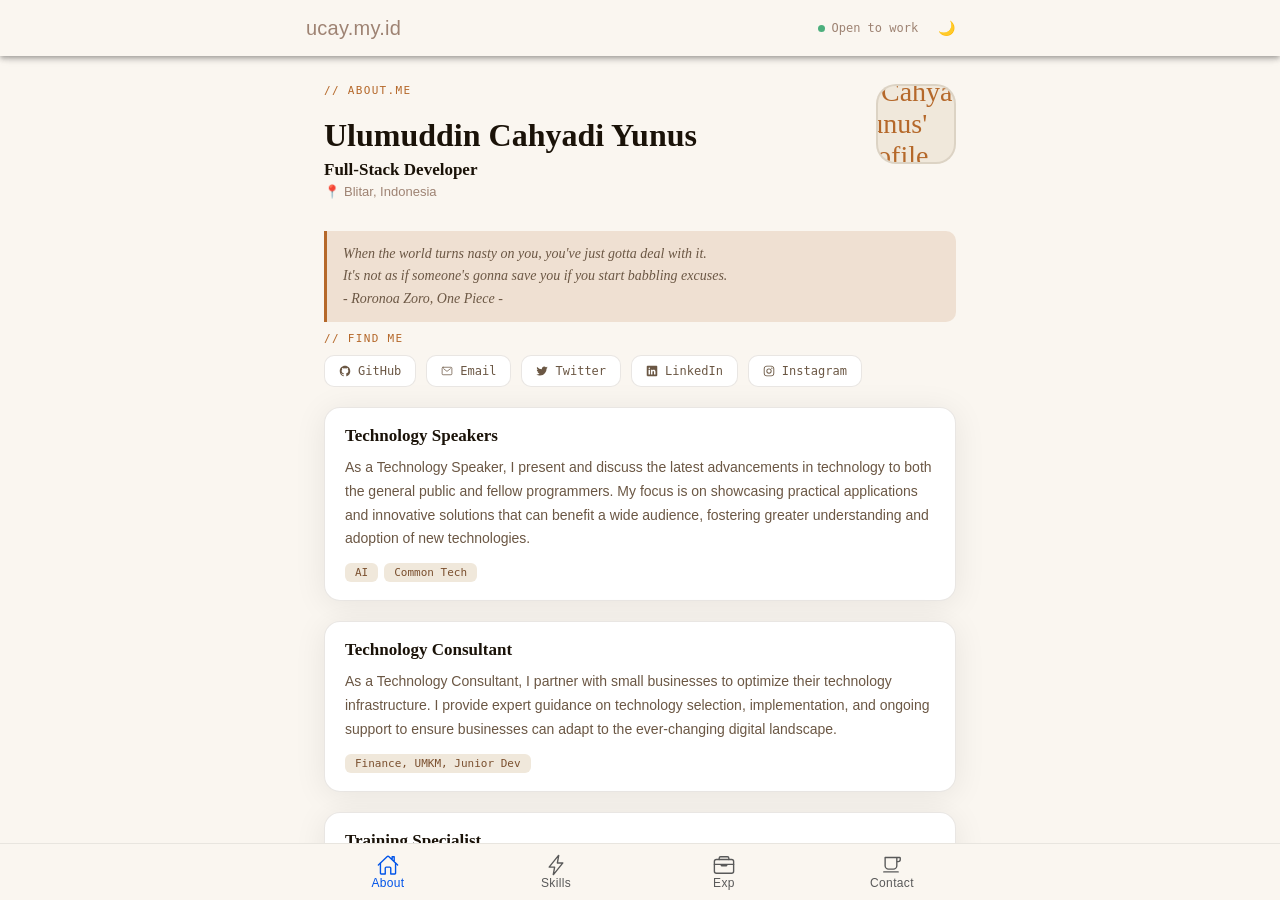
<file: index.html>
<!DOCTYPE html>
<html lang="en" data-beasties-container>

<head>
  <meta charset="utf-8">
  <title>Ulumuddin Cahyadi Yunus</title>

  <base href="/">

  <meta name="color-scheme" content="light dark">
  <meta name="viewport" content="viewport-fit=cover, width=device-width, initial-scale=1.0, minimum-scale=1.0, maximum-scale=1.0">
  <meta name="format-detection" content="telephone=no">
  <meta name="msapplication-tap-highlight" content="no">

  <link rel="icon" type="image/png" href="assets/icon/favicon.svg">

  <!-- add to homescreen for ios -->
  <meta name="mobile-web-app-capable" content="yes">
  <meta name="apple-mobile-web-app-status-bar-style" content="black">

  <!-- Basic SEO -->
  <meta name="title" content="Ulumuddin Cahyadi Yunus | Senior Full Stack Developer, Mentor &amp; Technology Speaker">
  <meta name="description" content="Senior Full Stack Developer with 10+ years of experience specializing in Symfony, Angular, and modern web technologies. Also a Developer Mentor and Technology Speaker, passionate about sharing knowledge and building scalable applications.">
  <meta name="keywords" content="Full Stack Developer, Symfony, Angular, PHP, Developer Mentor, Technology Speaker, Web Developer Indonesia">
  <meta name="author" content="Ulumuddin Cahyadi Yunus">

  <!-- Open Graph (Facebook, LinkedIn, etc) -->
  <meta property="og:type" content="website">
  <meta property="og:title" content="Ulumuddin Cahyadi Yunus | Senior Full Stack Developer">
  <meta property="og:description" content="Experienced Full Stack Developer, Mentor, and Technology Speaker. Building scalable applications and sharing knowledge with the tech community.">
  <meta property="og:image" content="https://avatars.githubusercontent.com/u/3348846?s=400&amp;v=4">
  <meta property="og:url" content="https://ucay.my.id">

  <!-- Twitter Card -->
  <meta name="twitter:card" content="summary_large_image">
  <meta name="twitter:title" content="Ulumuddin Cahyadi Yunus | Senior Full Stack Developer">
  <meta name="twitter:description" content="Full Stack Developer, Mentor, and Technology Speaker with 10+ years of experience.">
  <meta name="twitter:image" content="https://avatars.githubusercontent.com/u/3348846?s=400&amp;v=4">

  <!-- Favicon -->
  <link rel="icon" type="image/png" href="assets/icon/favicon.svg">
<style>:root{--ion-color-primary:#0054e9;--ion-color-primary-rgb:0, 84, 233;--ion-color-primary-contrast:#fff;--ion-color-primary-contrast-rgb:255, 255, 255;--ion-color-primary-shade:#004acd;--ion-color-primary-tint:#1a65eb;--ion-color-secondary:#0163aa;--ion-color-secondary-rgb:1, 99, 170;--ion-color-secondary-contrast:#fff;--ion-color-secondary-contrast-rgb:255, 255, 255;--ion-color-secondary-shade:#015796;--ion-color-secondary-tint:#1a73b3;--ion-color-tertiary:#6030ff;--ion-color-tertiary-rgb:96, 48, 255;--ion-color-tertiary-contrast:#fff;--ion-color-tertiary-contrast-rgb:255, 255, 255;--ion-color-tertiary-shade:#542ae0;--ion-color-tertiary-tint:#7045ff;--ion-color-success:#2dd55b;--ion-color-success-rgb:45, 213, 91;--ion-color-success-contrast:#000;--ion-color-success-contrast-rgb:0, 0, 0;--ion-color-success-shade:#28bb50;--ion-color-success-tint:#42d96b;--ion-color-warning:#ffc409;--ion-color-warning-rgb:255, 196, 9;--ion-color-warning-contrast:#000;--ion-color-warning-contrast-rgb:0, 0, 0;--ion-color-warning-shade:#e0ac08;--ion-color-warning-tint:#ffca22;--ion-color-danger:#c5000f;--ion-color-danger-rgb:197, 0, 15;--ion-color-danger-contrast:#fff;--ion-color-danger-contrast-rgb:255, 255, 255;--ion-color-danger-shade:#ad000d;--ion-color-danger-tint:#cb1a27;--ion-color-light:#f4f5f8;--ion-color-light-rgb:244, 245, 248;--ion-color-light-contrast:#000;--ion-color-light-contrast-rgb:0, 0, 0;--ion-color-light-shade:#d7d8da;--ion-color-light-tint:#f5f6f9;--ion-color-medium:#636469;--ion-color-medium-rgb:99, 100, 105;--ion-color-medium-contrast:#fff;--ion-color-medium-contrast-rgb:255, 255, 255;--ion-color-medium-shade:#57585c;--ion-color-medium-tint:#737478;--ion-color-dark:#222428;--ion-color-dark-rgb:34, 36, 40;--ion-color-dark-contrast:#fff;--ion-color-dark-contrast-rgb:255, 255, 255;--ion-color-dark-shade:#1e2023;--ion-color-dark-tint:#383a3e}html{--ion-dynamic-font:-apple-system-body;--ion-font-family:var(--ion-default-font)}body{background:var(--ion-background-color);color:var(--ion-text-color)}@supports (padding-top: 20px){html{--ion-safe-area-top:var(--ion-statusbar-padding)}}@supports (padding-top: env(safe-area-inset-top)){html{--ion-safe-area-top:var(--safe-area-inset-top, env(safe-area-inset-top));--ion-safe-area-bottom:var(--safe-area-inset-bottom, env(safe-area-inset-bottom));--ion-safe-area-left:var(--safe-area-inset-left, env(safe-area-inset-left));--ion-safe-area-right:var(--safe-area-inset-right, env(safe-area-inset-right))}}*{box-sizing:border-box;-webkit-tap-highlight-color:rgba(0,0,0,0);-webkit-tap-highlight-color:transparent;-webkit-touch-callout:none}html{width:100%;height:100%;-webkit-text-size-adjust:100%;text-size-adjust:100%}body{-moz-osx-font-smoothing:grayscale;-webkit-font-smoothing:antialiased;margin:0;padding:0;position:fixed;width:100%;max-width:100%;height:100%;max-height:100%;transform:translateZ(0);text-rendering:optimizeLegibility;overflow:hidden;touch-action:manipulation;-webkit-user-drag:none;-ms-content-zooming:none;word-wrap:break-word;overscroll-behavior-y:none;-webkit-text-size-adjust:none;text-size-adjust:none}html{font-family:var(--ion-font-family)}@supports (-webkit-touch-callout: none){html{font:var(--ion-dynamic-font, 16px var(--ion-font-family))}}@media (prefers-color-scheme: dark){:root{--ion-color-primary:#4d8dff;--ion-color-primary-rgb:77, 141, 255;--ion-color-primary-contrast:#000;--ion-color-primary-contrast-rgb:0, 0, 0;--ion-color-primary-shade:#447ce0;--ion-color-primary-tint:#5f98ff;--ion-color-secondary:#46b1ff;--ion-color-secondary-rgb:70, 177, 255;--ion-color-secondary-contrast:#000;--ion-color-secondary-contrast-rgb:0, 0, 0;--ion-color-secondary-shade:#3e9ce0;--ion-color-secondary-tint:#59b9ff;--ion-color-tertiary:#8482fb;--ion-color-tertiary-rgb:132, 130, 251;--ion-color-tertiary-contrast:#000;--ion-color-tertiary-contrast-rgb:0, 0, 0;--ion-color-tertiary-shade:#7472dd;--ion-color-tertiary-tint:#908ffb;--ion-color-success:#2dd55b;--ion-color-success-rgb:45, 213, 91;--ion-color-success-contrast:#000;--ion-color-success-contrast-rgb:0, 0, 0;--ion-color-success-shade:#28bb50;--ion-color-success-tint:#42d96b;--ion-color-warning:#ffce31;--ion-color-warning-rgb:255, 206, 49;--ion-color-warning-contrast:#000;--ion-color-warning-contrast-rgb:0, 0, 0;--ion-color-warning-shade:#e0b52b;--ion-color-warning-tint:#ffd346;--ion-color-danger:#f24c58;--ion-color-danger-rgb:242, 76, 88;--ion-color-danger-contrast:#000;--ion-color-danger-contrast-rgb:0, 0, 0;--ion-color-danger-shade:#d5434d;--ion-color-danger-tint:#f35e69;--ion-color-light:#222428;--ion-color-light-rgb:34, 36, 40;--ion-color-light-contrast:#fff;--ion-color-light-contrast-rgb:255, 255, 255;--ion-color-light-shade:#1e2023;--ion-color-light-tint:#383a3e;--ion-color-medium:#989aa2;--ion-color-medium-rgb:152, 154, 162;--ion-color-medium-contrast:#000;--ion-color-medium-contrast-rgb:0, 0, 0;--ion-color-medium-shade:#86888f;--ion-color-medium-tint:#a2a4ab;--ion-color-dark:#f4f5f8;--ion-color-dark-rgb:244, 245, 248;--ion-color-dark-contrast:#000;--ion-color-dark-contrast-rgb:0, 0, 0;--ion-color-dark-shade:#d7d8da;--ion-color-dark-tint:#f5f6f9}}*{box-sizing:border-box;margin:0;padding:0}html,body{height:100%;font-family:var(--font-body);background:var(--bg-primary);color:var(--text-primary);overflow:hidden}:root{--font-display:"Playfair Display", Georgia, serif;--font-mono:"JetBrains Mono", monospace;--font-body:"DM Sans", sans-serif;--bg-primary:#faf6f0;--bg-secondary:#f0e8db;--bg-card:#ffffff;--text-primary:#1a1208;--text-secondary:#6b5744;--text-muted:#9e8373;--accent:#b5682a;--accent-warm:#d4883f;--accent-glow:rgba(181, 104, 42, .15);--border:rgba(107, 87, 68, .15);--shadow:0 4px 32px rgba(26, 18, 8, .08);--tab-bg:rgba(250, 246, 240, .92);--tag-bg:#f0e8db;--tag-text:#7a4f2e}</style><link rel="stylesheet" href="styles.a0f1a93463dac01b.css" media="print" onload="this.media='all'"><noscript><link rel="stylesheet" href="styles.a0f1a93463dac01b.css"></noscript></head>

<body>
  <app-root></app-root>
<script src="runtime.56143d53ba6369ca.js" type="module"></script><script src="polyfills.06cbf0422dbf6c09.js" type="module"></script><script src="main.cca27732f64ca8c7.js" type="module"></script></body>

</html>
</file>
<file: styles.a0f1a93463dac01b.css>
:root{--ion-color-primary: #0054e9;--ion-color-primary-rgb: 0, 84, 233;--ion-color-primary-contrast: #fff;--ion-color-primary-contrast-rgb: 255, 255, 255;--ion-color-primary-shade: #004acd;--ion-color-primary-tint: #1a65eb;--ion-color-secondary: #0163aa;--ion-color-secondary-rgb: 1, 99, 170;--ion-color-secondary-contrast: #fff;--ion-color-secondary-contrast-rgb: 255, 255, 255;--ion-color-secondary-shade: #015796;--ion-color-secondary-tint: #1a73b3;--ion-color-tertiary: #6030ff;--ion-color-tertiary-rgb: 96, 48, 255;--ion-color-tertiary-contrast: #fff;--ion-color-tertiary-contrast-rgb: 255, 255, 255;--ion-color-tertiary-shade: #542ae0;--ion-color-tertiary-tint: #7045ff;--ion-color-success: #2dd55b;--ion-color-success-rgb: 45, 213, 91;--ion-color-success-contrast: #000;--ion-color-success-contrast-rgb: 0, 0, 0;--ion-color-success-shade: #28bb50;--ion-color-success-tint: #42d96b;--ion-color-warning: #ffc409;--ion-color-warning-rgb: 255, 196, 9;--ion-color-warning-contrast: #000;--ion-color-warning-contrast-rgb: 0, 0, 0;--ion-color-warning-shade: #e0ac08;--ion-color-warning-tint: #ffca22;--ion-color-danger: #c5000f;--ion-color-danger-rgb: 197, 0, 15;--ion-color-danger-contrast: #fff;--ion-color-danger-contrast-rgb: 255, 255, 255;--ion-color-danger-shade: #ad000d;--ion-color-danger-tint: #cb1a27;--ion-color-light: #f4f5f8;--ion-color-light-rgb: 244, 245, 248;--ion-color-light-contrast: #000;--ion-color-light-contrast-rgb: 0, 0, 0;--ion-color-light-shade: #d7d8da;--ion-color-light-tint: #f5f6f9;--ion-color-medium: #636469;--ion-color-medium-rgb: 99, 100, 105;--ion-color-medium-contrast: #fff;--ion-color-medium-contrast-rgb: 255, 255, 255;--ion-color-medium-shade: #57585c;--ion-color-medium-tint: #737478;--ion-color-dark: #222428;--ion-color-dark-rgb: 34, 36, 40;--ion-color-dark-contrast: #fff;--ion-color-dark-contrast-rgb: 255, 255, 255;--ion-color-dark-shade: #1e2023;--ion-color-dark-tint: #383a3e}html.ios{--ion-default-font: -apple-system, BlinkMacSystemFont, "Helvetica Neue", "Roboto", sans-serif}html.md{--ion-default-font: "Roboto", "Helvetica Neue", sans-serif}html{--ion-dynamic-font: -apple-system-body;--ion-font-family: var(--ion-default-font)}body{background:var(--ion-background-color);color:var(--ion-text-color)}body.backdrop-no-scroll{overflow:hidden}html.ios ion-modal.modal-card ion-header ion-toolbar:first-of-type,html.ios ion-modal.modal-sheet ion-header ion-toolbar:first-of-type,html.ios ion-modal ion-footer ion-toolbar:first-of-type,html.ios ion-footer.modal-footer-moving ion-toolbar:first-of-type{padding-top:6px}html.ios ion-modal.modal-card ion-header ion-toolbar:last-of-type,html.ios ion-modal.modal-sheet ion-header ion-toolbar:last-of-type{padding-bottom:6px}html.ios ion-modal ion-toolbar,html.ios .modal-footer-moving ion-toolbar{padding-right:calc(var(--ion-safe-area-right) + 8px);padding-left:calc(var(--ion-safe-area-left) + 8px)}@media screen and (min-width: 768px){html.ios ion-modal.modal-card:first-of-type{--backdrop-opacity: .18}}ion-modal.modal-default.show-modal~ion-modal.modal-default{--backdrop-opacity: 0;--box-shadow: none}html.ios ion-modal.modal-card .ion-page{border-top-left-radius:var(--border-radius)}.ion-color-primary{--ion-color-base: var(--ion-color-primary, #0054e9) !important;--ion-color-base-rgb: var(--ion-color-primary-rgb, 0, 84, 233) !important;--ion-color-contrast: var(--ion-color-primary-contrast, #fff) !important;--ion-color-contrast-rgb: var(--ion-color-primary-contrast-rgb, 255, 255, 255) !important;--ion-color-shade: var(--ion-color-primary-shade, #004acd) !important;--ion-color-tint: var(--ion-color-primary-tint, #1a65eb) !important}.ion-color-secondary{--ion-color-base: var(--ion-color-secondary, #0163aa) !important;--ion-color-base-rgb: var(--ion-color-secondary-rgb, 1, 99, 170) !important;--ion-color-contrast: var(--ion-color-secondary-contrast, #fff) !important;--ion-color-contrast-rgb: var(--ion-color-secondary-contrast-rgb, 255, 255, 255) !important;--ion-color-shade: var(--ion-color-secondary-shade, #015796) !important;--ion-color-tint: var(--ion-color-secondary-tint, #1a73b3) !important}.ion-color-tertiary{--ion-color-base: var(--ion-color-tertiary, #6030ff) !important;--ion-color-base-rgb: var(--ion-color-tertiary-rgb, 96, 48, 255) !important;--ion-color-contrast: var(--ion-color-tertiary-contrast, #fff) !important;--ion-color-contrast-rgb: var(--ion-color-tertiary-contrast-rgb, 255, 255, 255) !important;--ion-color-shade: var(--ion-color-tertiary-shade, #542ae0) !important;--ion-color-tint: var(--ion-color-tertiary-tint, #7045ff) !important}.ion-color-success{--ion-color-base: var(--ion-color-success, #2dd55b) !important;--ion-color-base-rgb: var(--ion-color-success-rgb, 45, 213, 91) !important;--ion-color-contrast: var(--ion-color-success-contrast, #000) !important;--ion-color-contrast-rgb: var(--ion-color-success-contrast-rgb, 0, 0, 0) !important;--ion-color-shade: var(--ion-color-success-shade, #28bb50) !important;--ion-color-tint: var(--ion-color-success-tint, #42d96b) !important}.ion-color-warning{--ion-color-base: var(--ion-color-warning, #ffc409) !important;--ion-color-base-rgb: var(--ion-color-warning-rgb, 255, 196, 9) !important;--ion-color-contrast: var(--ion-color-warning-contrast, #000) !important;--ion-color-contrast-rgb: var(--ion-color-warning-contrast-rgb, 0, 0, 0) !important;--ion-color-shade: var(--ion-color-warning-shade, #e0ac08) !important;--ion-color-tint: var(--ion-color-warning-tint, #ffca22) !important}.ion-color-danger{--ion-color-base: var(--ion-color-danger, #c5000f) !important;--ion-color-base-rgb: var(--ion-color-danger-rgb, 197, 0, 15) !important;--ion-color-contrast: var(--ion-color-danger-contrast, #fff) !important;--ion-color-contrast-rgb: var(--ion-color-danger-contrast-rgb, 255, 255, 255) !important;--ion-color-shade: var(--ion-color-danger-shade, #ad000d) !important;--ion-color-tint: var(--ion-color-danger-tint, #cb1a27) !important}.ion-color-light{--ion-color-base: var(--ion-color-light, #f4f5f8) !important;--ion-color-base-rgb: var(--ion-color-light-rgb, 244, 245, 248) !important;--ion-color-contrast: var(--ion-color-light-contrast, #000) !important;--ion-color-contrast-rgb: var(--ion-color-light-contrast-rgb, 0, 0, 0) !important;--ion-color-shade: var(--ion-color-light-shade, #d7d8da) !important;--ion-color-tint: var(--ion-color-light-tint, #f5f6f9) !important}.ion-color-medium{--ion-color-base: var(--ion-color-medium, #636469) !important;--ion-color-base-rgb: var(--ion-color-medium-rgb, 99, 100, 105) !important;--ion-color-contrast: var(--ion-color-medium-contrast, #fff) !important;--ion-color-contrast-rgb: var(--ion-color-medium-contrast-rgb, 255, 255, 255) !important;--ion-color-shade: var(--ion-color-medium-shade, #57585c) !important;--ion-color-tint: var(--ion-color-medium-tint, #737478) !important}.ion-color-dark{--ion-color-base: var(--ion-color-dark, #222428) !important;--ion-color-base-rgb: var(--ion-color-dark-rgb, 34, 36, 40) !important;--ion-color-contrast: var(--ion-color-dark-contrast, #fff) !important;--ion-color-contrast-rgb: var(--ion-color-dark-contrast-rgb, 255, 255, 255) !important;--ion-color-shade: var(--ion-color-dark-shade, #1e2023) !important;--ion-color-tint: var(--ion-color-dark-tint, #383a3e) !important}.ion-page{inset:0;display:flex;position:absolute;flex-direction:column;justify-content:space-between;contain:layout size style;z-index:0}.ion-page.ion-page-overlay-passthrough{pointer-events:none}ion-modal>.ion-page{position:relative;contain:layout style;height:100%}.split-pane-visible>.ion-page.split-pane-main{position:relative}ion-route,ion-route-redirect,ion-router,ion-select-option,ion-nav-controller,ion-menu-controller,ion-action-sheet-controller,ion-alert-controller,ion-loading-controller,ion-modal-controller,ion-picker-controller,ion-popover-controller,ion-toast-controller,.ion-page-hidden{display:none!important}.ion-page-invisible{opacity:0}.can-go-back>ion-header ion-back-button{display:block}html.plt-ios.plt-hybrid,html.plt-ios.plt-pwa{--ion-statusbar-padding: 20px}@supports (padding-top: 20px){html{--ion-safe-area-top: var(--ion-statusbar-padding)}}@supports (padding-top: env(safe-area-inset-top)){html{--ion-safe-area-top: var(--safe-area-inset-top, env(safe-area-inset-top));--ion-safe-area-bottom: var(--safe-area-inset-bottom, env(safe-area-inset-bottom));--ion-safe-area-left: var(--safe-area-inset-left, env(safe-area-inset-left));--ion-safe-area-right: var(--safe-area-inset-right, env(safe-area-inset-right))}}ion-card.ion-color .ion-inherit-color,ion-card-header.ion-color .ion-inherit-color{color:inherit}.menu-content{transform:translateZ(0)}.menu-content-open{cursor:pointer;touch-action:manipulation;pointer-events:none;overflow-y:hidden}.menu-content-open ion-content{--overflow: hidden}.menu-content-open .ion-content-scroll-host{overflow:hidden}.ios .menu-content-reveal{box-shadow:-8px 0 42px #00000014}[dir=rtl].ios .menu-content-reveal{box-shadow:8px 0 42px #00000014}.md .menu-content-reveal,.md .menu-content-push{box-shadow:4px 0 16px #0000002e}ion-accordion-group.accordion-group-expand-inset>ion-accordion:first-of-type{border-top-left-radius:8px;border-top-right-radius:8px}ion-accordion-group.accordion-group-expand-inset>ion-accordion:last-of-type{border-bottom-left-radius:8px;border-bottom-right-radius:8px}ion-accordion-group>ion-accordion:last-of-type ion-item[slot=header]{--border-width: 0px}ion-accordion.accordion-animated>[slot=header] .ion-accordion-toggle-icon{transition:.3s transform cubic-bezier(.25,.8,.5,1)}@media (prefers-reduced-motion: reduce){ion-accordion .ion-accordion-toggle-icon{transition:none!important}}ion-accordion.accordion-expanding>[slot=header] .ion-accordion-toggle-icon,ion-accordion.accordion-expanded>[slot=header] .ion-accordion-toggle-icon{transform:rotate(180deg)}ion-accordion-group.accordion-group-expand-inset.md>ion-accordion.accordion-previous ion-item[slot=header]{--border-width: 0px;--inner-border-width: 0px}ion-accordion-group.accordion-group-expand-inset.md>ion-accordion.accordion-expanding:first-of-type,ion-accordion-group.accordion-group-expand-inset.md>ion-accordion.accordion-expanded:first-of-type{margin-top:0}ion-input input::-webkit-date-and-time-value{text-align:start}.ion-datetime-button-overlay{--width: fit-content;--height: fit-content}.ion-datetime-button-overlay ion-datetime.datetime-grid{width:320px;min-height:320px}[ion-last-focus],header[tabindex="-1"]:focus,[role=banner][tabindex="-1"]:focus,main[tabindex="-1"]:focus,[role=main][tabindex="-1"]:focus,h1[tabindex="-1"]:focus,[role=heading][aria-level="1"][tabindex="-1"]:focus{outline:none}.popover-viewport:has(>ion-content){overflow:hidden}@supports not selector(:has(> ion-content)){.popover-viewport{overflow:hidden}}audio,canvas,progress,video{vertical-align:baseline}audio:not([controls]){display:none;height:0}b,strong{font-weight:700}img{max-width:100%}hr{height:1px;border-width:0;box-sizing:content-box}pre{overflow:auto}code,kbd,pre,samp{font-family:monospace,monospace;font-size:1em}label,input,select,textarea{font-family:inherit;line-height:normal}textarea{overflow:auto;height:auto;font:inherit;color:inherit}textarea::placeholder{padding-left:2px}form,input,optgroup,select{margin:0;font:inherit;color:inherit}html input[type=button],input[type=reset],input[type=submit]{cursor:pointer;-webkit-appearance:button}a,a div,a span,a ion-icon,a ion-label,button,button div,button span,button ion-icon,button ion-label,.ion-tappable,[tappable],[tappable] div,[tappable] span,[tappable] ion-icon,[tappable] ion-label,input,textarea{touch-action:manipulation}a ion-label,button ion-label{pointer-events:none}button{padding:0;border:0;border-radius:0;font-family:inherit;font-style:inherit;font-variant:inherit;line-height:1;text-transform:none;cursor:pointer;-webkit-appearance:button}[tappable]{cursor:pointer}a[disabled],button[disabled],html input[disabled]{cursor:default}button::-moz-focus-inner,input::-moz-focus-inner{padding:0;border:0}input[type=number]::-webkit-inner-spin-button,input[type=number]::-webkit-outer-spin-button{height:auto}input[type=search]::-webkit-search-cancel-button,input[type=search]::-webkit-search-decoration{-webkit-appearance:none}table{border-collapse:collapse;border-spacing:0}td,th{padding:0}*{box-sizing:border-box;-webkit-tap-highlight-color:rgba(0,0,0,0);-webkit-tap-highlight-color:transparent;-webkit-touch-callout:none}html{width:100%;height:100%;-webkit-text-size-adjust:100%;text-size-adjust:100%}html.ion-ce body{display:block}html.plt-pwa{height:100vh}body{-moz-osx-font-smoothing:grayscale;-webkit-font-smoothing:antialiased;margin:0;padding:0;position:fixed;width:100%;max-width:100%;height:100%;max-height:100%;transform:translateZ(0);text-rendering:optimizeLegibility;overflow:hidden;touch-action:manipulation;-webkit-user-drag:none;-ms-content-zooming:none;word-wrap:break-word;overscroll-behavior-y:none;-webkit-text-size-adjust:none;text-size-adjust:none}html{font-family:var(--ion-font-family)}@supports (-webkit-touch-callout: none){html{font:var(--ion-dynamic-font, 16px var(--ion-font-family))}}a{background-color:transparent;color:var(--ion-color-primary, #0054e9)}h1,h2,h3,h4,h5,h6{margin-top:16px;margin-bottom:10px;font-weight:500;line-height:1.2}h1{margin-top:20px;font-size:1.625rem}h2{margin-top:18px;font-size:1.5rem}h3{font-size:1.375rem}h4{font-size:1.25rem}h5{font-size:1.125rem}h6{font-size:1rem}small{font-size:75%}sub,sup{position:relative;font-size:75%;line-height:0;vertical-align:baseline}sup{top:-.5em}sub{bottom:-.25em}.ion-hide,.ion-hide-up,.ion-hide-down{display:none!important}@media (min-width: 576px){.ion-hide-sm-up{display:none!important}}@media (max-width: 575.98px){.ion-hide-sm-down{display:none!important}}@media (min-width: 768px){.ion-hide-md-up{display:none!important}}@media (max-width: 767.98px){.ion-hide-md-down{display:none!important}}@media (min-width: 992px){.ion-hide-lg-up{display:none!important}}@media (max-width: 991.98px){.ion-hide-lg-down{display:none!important}}@media (min-width: 1200px){.ion-hide-xl-up{display:none!important}}@media (max-width: 1199.98px){.ion-hide-xl-down{display:none!important}}.ion-display-none{display:none!important}@media (min-width: 576px){.ion-display-sm-none{display:none!important}}@media (min-width: 768px){.ion-display-md-none{display:none!important}}@media (min-width: 992px){.ion-display-lg-none{display:none!important}}@media (min-width: 1200px){.ion-display-xl-none{display:none!important}}.ion-display-inline{display:inline!important}@media (min-width: 576px){.ion-display-sm-inline{display:inline!important}}@media (min-width: 768px){.ion-display-md-inline{display:inline!important}}@media (min-width: 992px){.ion-display-lg-inline{display:inline!important}}@media (min-width: 1200px){.ion-display-xl-inline{display:inline!important}}.ion-display-inline-block{display:inline-block!important}@media (min-width: 576px){.ion-display-sm-inline-block{display:inline-block!important}}@media (min-width: 768px){.ion-display-md-inline-block{display:inline-block!important}}@media (min-width: 992px){.ion-display-lg-inline-block{display:inline-block!important}}@media (min-width: 1200px){.ion-display-xl-inline-block{display:inline-block!important}}.ion-display-block{display:block!important}@media (min-width: 576px){.ion-display-sm-block{display:block!important}}@media (min-width: 768px){.ion-display-md-block{display:block!important}}@media (min-width: 992px){.ion-display-lg-block{display:block!important}}@media (min-width: 1200px){.ion-display-xl-block{display:block!important}}.ion-display-flex{display:flex!important}@media (min-width: 576px){.ion-display-sm-flex{display:flex!important}}@media (min-width: 768px){.ion-display-md-flex{display:flex!important}}@media (min-width: 992px){.ion-display-lg-flex{display:flex!important}}@media (min-width: 1200px){.ion-display-xl-flex{display:flex!important}}.ion-display-inline-flex{display:inline-flex!important}@media (min-width: 576px){.ion-display-sm-inline-flex{display:inline-flex!important}}@media (min-width: 768px){.ion-display-md-inline-flex{display:inline-flex!important}}@media (min-width: 992px){.ion-display-lg-inline-flex{display:inline-flex!important}}@media (min-width: 1200px){.ion-display-xl-inline-flex{display:inline-flex!important}}.ion-display-grid{display:grid!important}@media (min-width: 576px){.ion-display-sm-grid{display:grid!important}}@media (min-width: 768px){.ion-display-md-grid{display:grid!important}}@media (min-width: 992px){.ion-display-lg-grid{display:grid!important}}@media (min-width: 1200px){.ion-display-xl-grid{display:grid!important}}.ion-display-inline-grid{display:inline-grid!important}@media (min-width: 576px){.ion-display-sm-inline-grid{display:inline-grid!important}}@media (min-width: 768px){.ion-display-md-inline-grid{display:inline-grid!important}}@media (min-width: 992px){.ion-display-lg-inline-grid{display:inline-grid!important}}@media (min-width: 1200px){.ion-display-xl-inline-grid{display:inline-grid!important}}.ion-display-table{display:table!important}@media (min-width: 576px){.ion-display-sm-table{display:table!important}}@media (min-width: 768px){.ion-display-md-table{display:table!important}}@media (min-width: 992px){.ion-display-lg-table{display:table!important}}@media (min-width: 1200px){.ion-display-xl-table{display:table!important}}.ion-display-table-cell{display:table-cell!important}@media (min-width: 576px){.ion-display-sm-table-cell{display:table-cell!important}}@media (min-width: 768px){.ion-display-md-table-cell{display:table-cell!important}}@media (min-width: 992px){.ion-display-lg-table-cell{display:table-cell!important}}@media (min-width: 1200px){.ion-display-xl-table-cell{display:table-cell!important}}.ion-display-table-row{display:table-row!important}@media (min-width: 576px){.ion-display-sm-table-row{display:table-row!important}}@media (min-width: 768px){.ion-display-md-table-row{display:table-row!important}}@media (min-width: 992px){.ion-display-lg-table-row{display:table-row!important}}@media (min-width: 1200px){.ion-display-xl-table-row{display:table-row!important}}.ion-no-padding{--padding-start: 0;--padding-end: 0;--padding-top: 0;--padding-bottom: 0;padding:0}.ion-padding{--padding-start: var(--ion-padding, 16px);--padding-end: var(--ion-padding, 16px);--padding-top: var(--ion-padding, 16px);--padding-bottom: var(--ion-padding, 16px);padding-inline-start:var(--ion-padding, 16px);padding-inline-end:var(--ion-padding, 16px);padding-top:var(--ion-padding, 16px);padding-bottom:var(--ion-padding, 16px)}.ion-padding-top{--padding-top: var(--ion-padding, 16px);padding-top:var(--ion-padding, 16px)}.ion-padding-start{--padding-start: var(--ion-padding, 16px);padding-inline-start:var(--ion-padding, 16px)}.ion-padding-end{--padding-end: var(--ion-padding, 16px);padding-inline-end:var(--ion-padding, 16px)}.ion-padding-bottom{--padding-bottom: var(--ion-padding, 16px);padding-bottom:var(--ion-padding, 16px)}.ion-padding-vertical{--padding-top: var(--ion-padding, 16px);--padding-bottom: var(--ion-padding, 16px);padding-top:var(--ion-padding, 16px);padding-bottom:var(--ion-padding, 16px)}.ion-padding-horizontal{--padding-start: var(--ion-padding, 16px);--padding-end: var(--ion-padding, 16px);padding-inline-start:var(--ion-padding, 16px);padding-inline-end:var(--ion-padding, 16px)}.ion-no-margin{--margin-start: 0;--margin-end: 0;--margin-top: 0;--margin-bottom: 0;margin:0}.ion-margin{--margin-start: var(--ion-margin, 16px);--margin-end: var(--ion-margin, 16px);--margin-top: var(--ion-margin, 16px);--margin-bottom: var(--ion-margin, 16px);margin-inline-start:var(--ion-margin, 16px);margin-inline-end:var(--ion-margin, 16px);margin-top:var(--ion-margin, 16px);margin-bottom:var(--ion-margin, 16px)}.ion-margin-top{--margin-top: var(--ion-margin, 16px);margin-top:var(--ion-margin, 16px)}.ion-margin-start{--margin-start: var(--ion-margin, 16px);margin-inline-start:var(--ion-margin, 16px)}.ion-margin-end{--margin-end: var(--ion-margin, 16px);margin-inline-end:var(--ion-margin, 16px)}.ion-margin-bottom{--margin-bottom: var(--ion-margin, 16px);margin-bottom:var(--ion-margin, 16px)}.ion-margin-vertical{--margin-top: var(--ion-margin, 16px);--margin-bottom: var(--ion-margin, 16px);margin-top:var(--ion-margin, 16px);margin-bottom:var(--ion-margin, 16px)}.ion-margin-horizontal{--margin-start: var(--ion-margin, 16px);--margin-end: var(--ion-margin, 16px);margin-inline-start:var(--ion-margin, 16px);margin-inline-end:var(--ion-margin, 16px)}.ion-float-left{float:left!important}.ion-float-right{float:right!important}.ion-float-start{float:left!important}:host-context([dir=rtl]) .ion-float-start{float:right!important}[dir=rtl] .ion-float-start{float:right!important}@supports selector(:dir(rtl)){.ion-float-start:dir(rtl){float:right!important}}.ion-float-end{float:right!important}:host-context([dir=rtl]) .ion-float-end{float:left!important}[dir=rtl] .ion-float-end{float:left!important}@supports selector(:dir(rtl)){.ion-float-end:dir(rtl){float:left!important}}@media (min-width: 576px){.ion-float-sm-left{float:left!important}.ion-float-sm-right{float:right!important}.ion-float-sm-start{float:left!important}:host-context([dir=rtl]) .ion-float-sm-start{float:right!important}[dir=rtl] .ion-float-sm-start{float:right!important}@supports selector(:dir(rtl)){.ion-float-sm-start:dir(rtl){float:right!important}}.ion-float-sm-end{float:right!important}:host-context([dir=rtl]) .ion-float-sm-end{float:left!important}[dir=rtl] .ion-float-sm-end{float:left!important}@supports selector(:dir(rtl)){.ion-float-sm-end:dir(rtl){float:left!important}}}@media (min-width: 768px){.ion-float-md-left{float:left!important}.ion-float-md-right{float:right!important}.ion-float-md-start{float:left!important}:host-context([dir=rtl]) .ion-float-md-start{float:right!important}[dir=rtl] .ion-float-md-start{float:right!important}@supports selector(:dir(rtl)){.ion-float-md-start:dir(rtl){float:right!important}}.ion-float-md-end{float:right!important}:host-context([dir=rtl]) .ion-float-md-end{float:left!important}[dir=rtl] .ion-float-md-end{float:left!important}@supports selector(:dir(rtl)){.ion-float-md-end:dir(rtl){float:left!important}}}@media (min-width: 992px){.ion-float-lg-left{float:left!important}.ion-float-lg-right{float:right!important}.ion-float-lg-start{float:left!important}:host-context([dir=rtl]) .ion-float-lg-start{float:right!important}[dir=rtl] .ion-float-lg-start{float:right!important}@supports selector(:dir(rtl)){.ion-float-lg-start:dir(rtl){float:right!important}}.ion-float-lg-end{float:right!important}:host-context([dir=rtl]) .ion-float-lg-end{float:left!important}[dir=rtl] .ion-float-lg-end{float:left!important}@supports selector(:dir(rtl)){.ion-float-lg-end:dir(rtl){float:left!important}}}@media (min-width: 1200px){.ion-float-xl-left{float:left!important}.ion-float-xl-right{float:right!important}.ion-float-xl-start{float:left!important}:host-context([dir=rtl]) .ion-float-xl-start{float:right!important}[dir=rtl] .ion-float-xl-start{float:right!important}@supports selector(:dir(rtl)){.ion-float-xl-start:dir(rtl){float:right!important}}.ion-float-xl-end{float:right!important}:host-context([dir=rtl]) .ion-float-xl-end{float:left!important}[dir=rtl] .ion-float-xl-end{float:left!important}@supports selector(:dir(rtl)){.ion-float-xl-end:dir(rtl){float:left!important}}}.ion-text-center{text-align:center!important}.ion-text-justify{text-align:justify!important}.ion-text-start{text-align:start!important}.ion-text-end{text-align:end!important}.ion-text-left{text-align:left!important}.ion-text-right{text-align:right!important}.ion-text-nowrap{white-space:nowrap!important}.ion-text-wrap{white-space:normal!important}@media (min-width: 576px){.ion-text-sm-center{text-align:center!important}.ion-text-sm-justify{text-align:justify!important}.ion-text-sm-start{text-align:start!important}.ion-text-sm-end{text-align:end!important}.ion-text-sm-left{text-align:left!important}.ion-text-sm-right{text-align:right!important}.ion-text-sm-nowrap{white-space:nowrap!important}.ion-text-sm-wrap{white-space:normal!important}}@media (min-width: 768px){.ion-text-md-center{text-align:center!important}.ion-text-md-justify{text-align:justify!important}.ion-text-md-start{text-align:start!important}.ion-text-md-end{text-align:end!important}.ion-text-md-left{text-align:left!important}.ion-text-md-right{text-align:right!important}.ion-text-md-nowrap{white-space:nowrap!important}.ion-text-md-wrap{white-space:normal!important}}@media (min-width: 992px){.ion-text-lg-center{text-align:center!important}.ion-text-lg-justify{text-align:justify!important}.ion-text-lg-start{text-align:start!important}.ion-text-lg-end{text-align:end!important}.ion-text-lg-left{text-align:left!important}.ion-text-lg-right{text-align:right!important}.ion-text-lg-nowrap{white-space:nowrap!important}.ion-text-lg-wrap{white-space:normal!important}}@media (min-width: 1200px){.ion-text-xl-center{text-align:center!important}.ion-text-xl-justify{text-align:justify!important}.ion-text-xl-start{text-align:start!important}.ion-text-xl-end{text-align:end!important}.ion-text-xl-left{text-align:left!important}.ion-text-xl-right{text-align:right!important}.ion-text-xl-nowrap{white-space:nowrap!important}.ion-text-xl-wrap{white-space:normal!important}}.ion-text-uppercase{text-transform:uppercase!important}.ion-text-lowercase{text-transform:lowercase!important}.ion-text-capitalize{text-transform:capitalize!important}@media (min-width: 576px){.ion-text-sm-uppercase{text-transform:uppercase!important}.ion-text-sm-lowercase{text-transform:lowercase!important}.ion-text-sm-capitalize{text-transform:capitalize!important}}@media (min-width: 768px){.ion-text-md-uppercase{text-transform:uppercase!important}.ion-text-md-lowercase{text-transform:lowercase!important}.ion-text-md-capitalize{text-transform:capitalize!important}}@media (min-width: 992px){.ion-text-lg-uppercase{text-transform:uppercase!important}.ion-text-lg-lowercase{text-transform:lowercase!important}.ion-text-lg-capitalize{text-transform:capitalize!important}}@media (min-width: 1200px){.ion-text-xl-uppercase{text-transform:uppercase!important}.ion-text-xl-lowercase{text-transform:lowercase!important}.ion-text-xl-capitalize{text-transform:capitalize!important}}.ion-align-content-start{align-content:flex-start!important}.ion-align-content-end{align-content:flex-end!important}.ion-align-content-center{align-content:center!important}.ion-align-content-between{align-content:space-between!important}.ion-align-content-around{align-content:space-around!important}.ion-align-content-stretch{align-content:stretch!important}@media (min-width: 576px){.ion-align-content-sm-start{align-content:flex-start!important}.ion-align-content-sm-end{align-content:flex-end!important}.ion-align-content-sm-center{align-content:center!important}.ion-align-content-sm-between{align-content:space-between!important}.ion-align-content-sm-around{align-content:space-around!important}.ion-align-content-sm-stretch{align-content:stretch!important}}@media (min-width: 768px){.ion-align-content-md-start{align-content:flex-start!important}.ion-align-content-md-end{align-content:flex-end!important}.ion-align-content-md-center{align-content:center!important}.ion-align-content-md-between{align-content:space-between!important}.ion-align-content-md-around{align-content:space-around!important}.ion-align-content-md-stretch{align-content:stretch!important}}@media (min-width: 992px){.ion-align-content-lg-start{align-content:flex-start!important}.ion-align-content-lg-end{align-content:flex-end!important}.ion-align-content-lg-center{align-content:center!important}.ion-align-content-lg-between{align-content:space-between!important}.ion-align-content-lg-around{align-content:space-around!important}.ion-align-content-lg-stretch{align-content:stretch!important}}@media (min-width: 1200px){.ion-align-content-xl-start{align-content:flex-start!important}.ion-align-content-xl-end{align-content:flex-end!important}.ion-align-content-xl-center{align-content:center!important}.ion-align-content-xl-between{align-content:space-between!important}.ion-align-content-xl-around{align-content:space-around!important}.ion-align-content-xl-stretch{align-content:stretch!important}}.ion-align-items-start{align-items:start!important}.ion-align-items-end{align-items:end!important}.ion-align-items-center{align-items:center!important}.ion-align-items-stretch{align-items:stretch!important}.ion-align-items-baseline{align-items:baseline!important}@media (min-width: 576px){.ion-align-items-sm-start{align-items:start!important}.ion-align-items-sm-end{align-items:end!important}.ion-align-items-sm-center{align-items:center!important}.ion-align-items-sm-stretch{align-items:stretch!important}.ion-align-items-sm-baseline{align-items:baseline!important}}@media (min-width: 768px){.ion-align-items-md-start{align-items:start!important}.ion-align-items-md-end{align-items:end!important}.ion-align-items-md-center{align-items:center!important}.ion-align-items-md-stretch{align-items:stretch!important}.ion-align-items-md-baseline{align-items:baseline!important}}@media (min-width: 992px){.ion-align-items-lg-start{align-items:start!important}.ion-align-items-lg-end{align-items:end!important}.ion-align-items-lg-center{align-items:center!important}.ion-align-items-lg-stretch{align-items:stretch!important}.ion-align-items-lg-baseline{align-items:baseline!important}}@media (min-width: 1200px){.ion-align-items-xl-start{align-items:start!important}.ion-align-items-xl-end{align-items:end!important}.ion-align-items-xl-center{align-items:center!important}.ion-align-items-xl-stretch{align-items:stretch!important}.ion-align-items-xl-baseline{align-items:baseline!important}}.ion-align-self-start{align-self:start!important}.ion-align-self-end{align-self:end!important}.ion-align-self-center{align-self:center!important}.ion-align-self-stretch{align-self:stretch!important}.ion-align-self-baseline{align-self:baseline!important}.ion-align-self-auto{align-self:auto!important}@media (min-width: 576px){.ion-align-self-sm-start{align-self:start!important}.ion-align-self-sm-end{align-self:end!important}.ion-align-self-sm-center{align-self:center!important}.ion-align-self-sm-stretch{align-self:stretch!important}.ion-align-self-sm-baseline{align-self:baseline!important}.ion-align-self-sm-auto{align-self:auto!important}}@media (min-width: 768px){.ion-align-self-md-start{align-self:start!important}.ion-align-self-md-end{align-self:end!important}.ion-align-self-md-center{align-self:center!important}.ion-align-self-md-stretch{align-self:stretch!important}.ion-align-self-md-baseline{align-self:baseline!important}.ion-align-self-md-auto{align-self:auto!important}}@media (min-width: 992px){.ion-align-self-lg-start{align-self:start!important}.ion-align-self-lg-end{align-self:end!important}.ion-align-self-lg-center{align-self:center!important}.ion-align-self-lg-stretch{align-self:stretch!important}.ion-align-self-lg-baseline{align-self:baseline!important}.ion-align-self-lg-auto{align-self:auto!important}}@media (min-width: 1200px){.ion-align-self-xl-start{align-self:start!important}.ion-align-self-xl-end{align-self:end!important}.ion-align-self-xl-center{align-self:center!important}.ion-align-self-xl-stretch{align-self:stretch!important}.ion-align-self-xl-baseline{align-self:baseline!important}.ion-align-self-xl-auto{align-self:auto!important}}.ion-justify-content-start{justify-content:flex-start!important}.ion-justify-content-end{justify-content:flex-end!important}.ion-justify-content-center{justify-content:center!important}.ion-justify-content-between{justify-content:space-between!important}.ion-justify-content-around{justify-content:space-around!important}.ion-justify-content-evenly{justify-content:space-evenly!important}@media (min-width: 576px){.ion-justify-content-sm-start{justify-content:flex-start!important}.ion-justify-content-sm-end{justify-content:flex-end!important}.ion-justify-content-sm-center{justify-content:center!important}.ion-justify-content-sm-between{justify-content:space-between!important}.ion-justify-content-sm-around{justify-content:space-around!important}.ion-justify-content-sm-evenly{justify-content:space-evenly!important}}@media (min-width: 768px){.ion-justify-content-md-start{justify-content:flex-start!important}.ion-justify-content-md-end{justify-content:flex-end!important}.ion-justify-content-md-center{justify-content:center!important}.ion-justify-content-md-between{justify-content:space-between!important}.ion-justify-content-md-around{justify-content:space-around!important}.ion-justify-content-md-evenly{justify-content:space-evenly!important}}@media (min-width: 992px){.ion-justify-content-lg-start{justify-content:flex-start!important}.ion-justify-content-lg-end{justify-content:flex-end!important}.ion-justify-content-lg-center{justify-content:center!important}.ion-justify-content-lg-between{justify-content:space-between!important}.ion-justify-content-lg-around{justify-content:space-around!important}.ion-justify-content-lg-evenly{justify-content:space-evenly!important}}@media (min-width: 1200px){.ion-justify-content-xl-start{justify-content:flex-start!important}.ion-justify-content-xl-end{justify-content:flex-end!important}.ion-justify-content-xl-center{justify-content:center!important}.ion-justify-content-xl-between{justify-content:space-between!important}.ion-justify-content-xl-around{justify-content:space-around!important}.ion-justify-content-xl-evenly{justify-content:space-evenly!important}}.ion-flex-row{flex-direction:row!important}.ion-flex-row-reverse{flex-direction:row-reverse!important}.ion-flex-column{flex-direction:column!important}.ion-flex-column-reverse{flex-direction:column-reverse!important}@media (min-width: 576px){.ion-flex-sm-row{flex-direction:row!important}.ion-flex-sm-row-reverse{flex-direction:row-reverse!important}.ion-flex-sm-column{flex-direction:column!important}.ion-flex-sm-column-reverse{flex-direction:column-reverse!important}}@media (min-width: 768px){.ion-flex-md-row{flex-direction:row!important}.ion-flex-md-row-reverse{flex-direction:row-reverse!important}.ion-flex-md-column{flex-direction:column!important}.ion-flex-md-column-reverse{flex-direction:column-reverse!important}}@media (min-width: 992px){.ion-flex-lg-row{flex-direction:row!important}.ion-flex-lg-row-reverse{flex-direction:row-reverse!important}.ion-flex-lg-column{flex-direction:column!important}.ion-flex-lg-column-reverse{flex-direction:column-reverse!important}}@media (min-width: 1200px){.ion-flex-xl-row{flex-direction:row!important}.ion-flex-xl-row-reverse{flex-direction:row-reverse!important}.ion-flex-xl-column{flex-direction:column!important}.ion-flex-xl-column-reverse{flex-direction:column-reverse!important}}.ion-wrap{flex-wrap:wrap!important}.ion-nowrap{flex-wrap:nowrap!important}.ion-wrap-reverse{flex-wrap:wrap-reverse!important}.ion-flex-wrap{flex-wrap:wrap!important}.ion-flex-nowrap{flex-wrap:nowrap!important}.ion-flex-wrap-reverse{flex-wrap:wrap-reverse!important}@media (min-width: 576px){.ion-flex-sm-wrap{flex-wrap:wrap!important}.ion-flex-sm-nowrap{flex-wrap:nowrap!important}.ion-flex-sm-wrap-reverse{flex-wrap:wrap-reverse!important}}@media (min-width: 768px){.ion-flex-md-wrap{flex-wrap:wrap!important}.ion-flex-md-nowrap{flex-wrap:nowrap!important}.ion-flex-md-wrap-reverse{flex-wrap:wrap-reverse!important}}@media (min-width: 992px){.ion-flex-lg-wrap{flex-wrap:wrap!important}.ion-flex-lg-nowrap{flex-wrap:nowrap!important}.ion-flex-lg-wrap-reverse{flex-wrap:wrap-reverse!important}}@media (min-width: 1200px){.ion-flex-xl-wrap{flex-wrap:wrap!important}.ion-flex-xl-nowrap{flex-wrap:nowrap!important}.ion-flex-xl-wrap-reverse{flex-wrap:wrap-reverse!important}}.ion-flex-1{flex:1!important}.ion-flex-auto{flex:auto!important}.ion-flex-initial{flex:initial!important}.ion-flex-none{flex:none!important}@media (min-width: 576px){.ion-flex-sm-1{flex:1!important}.ion-flex-sm-auto{flex:auto!important}.ion-flex-sm-initial{flex:initial!important}.ion-flex-sm-none{flex:none!important}}@media (min-width: 768px){.ion-flex-md-1{flex:1!important}.ion-flex-md-auto{flex:auto!important}.ion-flex-md-initial{flex:initial!important}.ion-flex-md-none{flex:none!important}}@media (min-width: 992px){.ion-flex-lg-1{flex:1!important}.ion-flex-lg-auto{flex:auto!important}.ion-flex-lg-initial{flex:initial!important}.ion-flex-lg-none{flex:none!important}}@media (min-width: 1200px){.ion-flex-xl-1{flex:1!important}.ion-flex-xl-auto{flex:auto!important}.ion-flex-xl-initial{flex:initial!important}.ion-flex-xl-none{flex:none!important}}.ion-flex-grow-0{flex-grow:0!important}.ion-flex-grow-1{flex-grow:1!important}.ion-flex-shrink-0{flex-shrink:0!important}.ion-flex-shrink-1{flex-shrink:1!important}@media (min-width: 576px){.ion-flex-sm-grow-0{flex-grow:0!important}.ion-flex-sm-grow-1{flex-grow:1!important}.ion-flex-sm-shrink-0{flex-shrink:0!important}.ion-flex-sm-shrink-1{flex-shrink:1!important}}@media (min-width: 768px){.ion-flex-md-grow-0{flex-grow:0!important}.ion-flex-md-grow-1{flex-grow:1!important}.ion-flex-md-shrink-0{flex-shrink:0!important}.ion-flex-md-shrink-1{flex-shrink:1!important}}@media (min-width: 992px){.ion-flex-lg-grow-0{flex-grow:0!important}.ion-flex-lg-grow-1{flex-grow:1!important}.ion-flex-lg-shrink-0{flex-shrink:0!important}.ion-flex-lg-shrink-1{flex-shrink:1!important}}@media (min-width: 1200px){.ion-flex-xl-grow-0{flex-grow:0!important}.ion-flex-xl-grow-1{flex-grow:1!important}.ion-flex-xl-shrink-0{flex-shrink:0!important}.ion-flex-xl-shrink-1{flex-shrink:1!important}}.ion-order-first{order:-1!important}.ion-order-0{order:0!important}.ion-order-1{order:1!important}.ion-order-2{order:2!important}.ion-order-3{order:3!important}.ion-order-4{order:4!important}.ion-order-5{order:5!important}.ion-order-6{order:6!important}.ion-order-7{order:7!important}.ion-order-8{order:8!important}.ion-order-9{order:9!important}.ion-order-10{order:10!important}.ion-order-11{order:11!important}.ion-order-12{order:12!important}.ion-order-last{order:13!important}@media (min-width: 576px){.ion-order-sm-first{order:-1!important}.ion-order-sm-0{order:0!important}.ion-order-sm-1{order:1!important}.ion-order-sm-2{order:2!important}.ion-order-sm-3{order:3!important}.ion-order-sm-4{order:4!important}.ion-order-sm-5{order:5!important}.ion-order-sm-6{order:6!important}.ion-order-sm-7{order:7!important}.ion-order-sm-8{order:8!important}.ion-order-sm-9{order:9!important}.ion-order-sm-10{order:10!important}.ion-order-sm-11{order:11!important}.ion-order-sm-12{order:12!important}.ion-order-sm-last{order:13!important}}@media (min-width: 768px){.ion-order-md-first{order:-1!important}.ion-order-md-0{order:0!important}.ion-order-md-1{order:1!important}.ion-order-md-2{order:2!important}.ion-order-md-3{order:3!important}.ion-order-md-4{order:4!important}.ion-order-md-5{order:5!important}.ion-order-md-6{order:6!important}.ion-order-md-7{order:7!important}.ion-order-md-8{order:8!important}.ion-order-md-9{order:9!important}.ion-order-md-10{order:10!important}.ion-order-md-11{order:11!important}.ion-order-md-12{order:12!important}.ion-order-md-last{order:13!important}}@media (min-width: 992px){.ion-order-lg-first{order:-1!important}.ion-order-lg-0{order:0!important}.ion-order-lg-1{order:1!important}.ion-order-lg-2{order:2!important}.ion-order-lg-3{order:3!important}.ion-order-lg-4{order:4!important}.ion-order-lg-5{order:5!important}.ion-order-lg-6{order:6!important}.ion-order-lg-7{order:7!important}.ion-order-lg-8{order:8!important}.ion-order-lg-9{order:9!important}.ion-order-lg-10{order:10!important}.ion-order-lg-11{order:11!important}.ion-order-lg-12{order:12!important}.ion-order-lg-last{order:13!important}}@media (min-width: 1200px){.ion-order-xl-first{order:-1!important}.ion-order-xl-0{order:0!important}.ion-order-xl-1{order:1!important}.ion-order-xl-2{order:2!important}.ion-order-xl-3{order:3!important}.ion-order-xl-4{order:4!important}.ion-order-xl-5{order:5!important}.ion-order-xl-6{order:6!important}.ion-order-xl-7{order:7!important}.ion-order-xl-8{order:8!important}.ion-order-xl-9{order:9!important}.ion-order-xl-10{order:10!important}.ion-order-xl-11{order:11!important}.ion-order-xl-12{order:12!important}.ion-order-xl-last{order:13!important}}@media (prefers-color-scheme: dark){:root{--ion-color-primary: #4d8dff;--ion-color-primary-rgb: 77, 141, 255;--ion-color-primary-contrast: #000;--ion-color-primary-contrast-rgb: 0, 0, 0;--ion-color-primary-shade: #447ce0;--ion-color-primary-tint: #5f98ff;--ion-color-secondary: #46b1ff;--ion-color-secondary-rgb: 70, 177, 255;--ion-color-secondary-contrast: #000;--ion-color-secondary-contrast-rgb: 0, 0, 0;--ion-color-secondary-shade: #3e9ce0;--ion-color-secondary-tint: #59b9ff;--ion-color-tertiary: #8482fb;--ion-color-tertiary-rgb: 132, 130, 251;--ion-color-tertiary-contrast: #000;--ion-color-tertiary-contrast-rgb: 0, 0, 0;--ion-color-tertiary-shade: #7472dd;--ion-color-tertiary-tint: #908ffb;--ion-color-success: #2dd55b;--ion-color-success-rgb: 45, 213, 91;--ion-color-success-contrast: #000;--ion-color-success-contrast-rgb: 0, 0, 0;--ion-color-success-shade: #28bb50;--ion-color-success-tint: #42d96b;--ion-color-warning: #ffce31;--ion-color-warning-rgb: 255, 206, 49;--ion-color-warning-contrast: #000;--ion-color-warning-contrast-rgb: 0, 0, 0;--ion-color-warning-shade: #e0b52b;--ion-color-warning-tint: #ffd346;--ion-color-danger: #f24c58;--ion-color-danger-rgb: 242, 76, 88;--ion-color-danger-contrast: #000;--ion-color-danger-contrast-rgb: 0, 0, 0;--ion-color-danger-shade: #d5434d;--ion-color-danger-tint: #f35e69;--ion-color-light: #222428;--ion-color-light-rgb: 34, 36, 40;--ion-color-light-contrast: #fff;--ion-color-light-contrast-rgb: 255, 255, 255;--ion-color-light-shade: #1e2023;--ion-color-light-tint: #383a3e;--ion-color-medium: #989aa2;--ion-color-medium-rgb: 152, 154, 162;--ion-color-medium-contrast: #000;--ion-color-medium-contrast-rgb: 0, 0, 0;--ion-color-medium-shade: #86888f;--ion-color-medium-tint: #a2a4ab;--ion-color-dark: #f4f5f8;--ion-color-dark-rgb: 244, 245, 248;--ion-color-dark-contrast: #000;--ion-color-dark-contrast-rgb: 0, 0, 0;--ion-color-dark-shade: #d7d8da;--ion-color-dark-tint: #f5f6f9}:root.ios{--ion-background-color: #000000;--ion-background-color-rgb: 0, 0, 0;--ion-text-color: #ffffff;--ion-text-color-rgb: 255, 255, 255;--ion-background-color-step-50: #0d0d0d;--ion-background-color-step-100: #1a1a1a;--ion-background-color-step-150: #262626;--ion-background-color-step-200: #333333;--ion-background-color-step-250: #404040;--ion-background-color-step-300: #4d4d4d;--ion-background-color-step-350: #595959;--ion-background-color-step-400: #666666;--ion-background-color-step-450: #737373;--ion-background-color-step-500: #808080;--ion-background-color-step-550: #8c8c8c;--ion-background-color-step-600: #999999;--ion-background-color-step-650: #a6a6a6;--ion-background-color-step-700: #b3b3b3;--ion-background-color-step-750: #bfbfbf;--ion-background-color-step-800: #cccccc;--ion-background-color-step-850: #d9d9d9;--ion-background-color-step-900: #e6e6e6;--ion-background-color-step-950: #f2f2f2;--ion-text-color-step-50: #f2f2f2;--ion-text-color-step-100: #e6e6e6;--ion-text-color-step-150: #d9d9d9;--ion-text-color-step-200: #cccccc;--ion-text-color-step-250: #bfbfbf;--ion-text-color-step-300: #b3b3b3;--ion-text-color-step-350: #a6a6a6;--ion-text-color-step-400: #999999;--ion-text-color-step-450: #8c8c8c;--ion-text-color-step-500: #808080;--ion-text-color-step-550: #737373;--ion-text-color-step-600: #666666;--ion-text-color-step-650: #595959;--ion-text-color-step-700: #4d4d4d;--ion-text-color-step-750: #404040;--ion-text-color-step-800: #333333;--ion-text-color-step-850: #262626;--ion-text-color-step-900: #1a1a1a;--ion-text-color-step-950: #0d0d0d;--ion-item-background: #000000;--ion-card-background: #1c1c1d}:root.ios ion-modal{--ion-background-color: var(--ion-color-step-100, var(--ion-background-color-step-100));--ion-toolbar-background: var(--ion-color-step-150, var(--ion-background-color-step-150));--ion-toolbar-border-color: var(--ion-color-step-250, var(--ion-background-color-step-250))}:root.md{--ion-background-color: #121212;--ion-background-color-rgb: 18, 18, 18;--ion-text-color: #ffffff;--ion-text-color-rgb: 255, 255, 255;--ion-background-color-step-50: #1e1e1e;--ion-background-color-step-100: #2a2a2a;--ion-background-color-step-150: #363636;--ion-background-color-step-200: #414141;--ion-background-color-step-250: #4d4d4d;--ion-background-color-step-300: #595959;--ion-background-color-step-350: #656565;--ion-background-color-step-400: #717171;--ion-background-color-step-450: #7d7d7d;--ion-background-color-step-500: #898989;--ion-background-color-step-550: #949494;--ion-background-color-step-600: #a0a0a0;--ion-background-color-step-650: #acacac;--ion-background-color-step-700: #b8b8b8;--ion-background-color-step-750: #c4c4c4;--ion-background-color-step-800: #d0d0d0;--ion-background-color-step-850: #dbdbdb;--ion-background-color-step-900: #e7e7e7;--ion-background-color-step-950: #f3f3f3;--ion-text-color-step-50: #f3f3f3;--ion-text-color-step-100: #e7e7e7;--ion-text-color-step-150: #dbdbdb;--ion-text-color-step-200: #d0d0d0;--ion-text-color-step-250: #c4c4c4;--ion-text-color-step-300: #b8b8b8;--ion-text-color-step-350: #acacac;--ion-text-color-step-400: #a0a0a0;--ion-text-color-step-450: #949494;--ion-text-color-step-500: #898989;--ion-text-color-step-550: #7d7d7d;--ion-text-color-step-600: #717171;--ion-text-color-step-650: #656565;--ion-text-color-step-700: #595959;--ion-text-color-step-750: #4d4d4d;--ion-text-color-step-800: #414141;--ion-text-color-step-850: #363636;--ion-text-color-step-900: #2a2a2a;--ion-text-color-step-950: #1e1e1e;--ion-item-background: #1e1e1e;--ion-toolbar-background: #1f1f1f;--ion-tab-bar-background: #1f1f1f;--ion-card-background: #1e1e1e}}*{box-sizing:border-box;margin:0;padding:0}html,body{height:100%;font-family:var(--font-body);background:var(--bg-primary);color:var(--text-primary);overflow:hidden}ion-app{--ion-background-color: var(--bg-primary);--ion-text-color: var(--text-primary)}.app-wrapper{display:flex;flex-direction:column;height:100vh;height:100dvh;background:var(--bg-primary)}.app-header{display:flex;align-items:center;justify-content:space-between;padding:16px 24px 12px;border-bottom:1px solid var(--border);background:var(--bg-primary);flex-shrink:0}.header-brand{display:flex;align-items:center;gap:10px}.brand-logo{width:36px;height:36px;background:var(--accent);border-radius:10px;display:flex;align-items:center;justify-content:center;font-family:var(--font-mono);font-size:14px;font-weight:500;color:#fff;letter-spacing:-.5px}.brand-name{font-family:var(--font-mono);font-size:13px;color:var(--text-muted);letter-spacing:.03em}.header-status{display:flex;align-items:center;gap:6px;font-size:12px;color:var(--text-muted);font-family:var(--font-mono);margin-inline-end:10px}.status-dot{width:7px;height:7px;background:#4caf7d;border-radius:50%;animation:pulse-dot 2s ease-in-out infinite}ion-toolbar{--padding-start: 0;--padding-end: 0;--inner-padding-end: 0}ion-toolbar .toolbar-inner{display:flex;align-items:center;max-width:700px;margin:0 auto;width:100%;padding:0 16px}ion-toolbar .toolbar-inner ion-title{padding-inline:0;flex:1;color:var(--text-muted)}ion-toolbar ion-title{padding-inline:16px}ion-toolbar ion-buttons{padding-inline-end:8px}:root[data-theme=light] ion-toolbar .toolbar-inner ion-tittle{color:var(--text-muted)}@keyframes pulse-dot{0%,to{opacity:1;transform:scale(1)}50%{opacity:.5;transform:scale(.8)}}.content-area{flex:1;overflow:hidden;position:relative}.page{position:absolute;inset:0;overflow-y:auto;padding:0 0 24px;opacity:0;transform:translateY(16px);pointer-events:none;transition:opacity .32s cubic-bezier(.4,0,.2,1),transform .32s cubic-bezier(.4,0,.2,1)}.page.active{opacity:1;transform:translateY(0);pointer-events:all}.page::-webkit-scrollbar{width:4px}.page::-webkit-scrollbar-track{background:transparent}.page::-webkit-scrollbar-thumb{background:var(--border);border-radius:2px}.page-inner{padding:28px 24px;max-width:680px;margin:0 auto}.section-label{font-family:var(--font-mono);font-size:11px;letter-spacing:.12em;text-transform:uppercase;color:var(--accent);margin-bottom:8px}.tab-bar{display:flex;background:var(--tab-bg);backdrop-filter:blur(16px);-webkit-backdrop-filter:blur(16px);border-top:1px solid var(--border);padding:8px 0;padding-bottom:max(8px,env(safe-area-inset-bottom));flex-shrink:0}.tab-btn{flex:1;display:flex;flex-direction:column;align-items:center;justify-content:center;gap:4px;padding:4px 0;background:none;border:none;cursor:pointer;color:var(--text-muted);transition:color .2s;position:relative}.tab-btn.active{color:var(--accent)}.tab-btn.active .tab-indicator{opacity:1;transform:scaleX(1)}.tab-icon{font-size:20px;line-height:1}.tab-label{font-family:var(--font-mono);font-size:10px;letter-spacing:.04em}.tab-indicator{position:absolute;top:-9px;left:50%;transform:translate(-50%) scaleX(0);width:24px;height:2px;background:var(--accent);border-radius:0 0 3px 3px;opacity:0;transition:all .3s cubic-bezier(.4,0,.2,1)}.page-title{font-family:var(--font-display);font-size:clamp(24px,6vw,36px);font-weight:700;color:var(--text-primary);margin-bottom:6px}.page-subtitle{font-size:14px;color:var(--text-muted);margin-bottom:28px;line-height:1.5}.theme-toggle{display:flex;align-items:center;gap:8px}.toggle-track{position:relative;width:48px;height:26px;background:var(--bg-secondary);border:1.5px solid var(--border);border-radius:99px;cursor:pointer;transition:background .3s,border-color .3s}.toggle-thumb{position:absolute;top:3px;left:3px;width:18px;height:18px;background:var(--accent);border-radius:50%;transition:transform .3s cubic-bezier(.4,0,.2,1);display:flex;align-items:center;justify-content:center;font-size:10px}.toggle-icon-sun,.toggle-icon-moon{font-size:11px;line-height:1;flex-shrink:0;color:var(--text-muted);transition:color .2s}:root[data-theme=dark] .toggle-thumb{transform:translate(22px)}@media (prefers-color-scheme: dark){:root:not([data-theme=light]) .toggle-thumb{transform:translate(22px)}}.is-dark .toggle-thumb{transform:translate(22px)}@keyframes fadeUp{0%{opacity:0;transform:translateY(20px)}to{opacity:1;transform:translateY(0)}}.page.active .page-inner>*{animation:fadeUp .4s ease forwards}.page.active .page-inner>*:nth-child(1){animation-delay:.05s;opacity:0}.page.active .page-inner>*:nth-child(2){animation-delay:.1s;opacity:0}.page.active .page-inner>*:nth-child(3){animation-delay:.15s;opacity:0}.page.active .page-inner>*:nth-child(4){animation-delay:.2s;opacity:0}.page.active .page-inner>*:nth-child(5){animation-delay:.25s;opacity:0}.page.active .page-inner>*:nth-child(6){animation-delay:.3s;opacity:0}.page.active .page-inner>*:nth-child(7){animation-delay:.35s;opacity:0}.divider{height:1px;background:var(--border);margin:24px 0}.coffee-grain{position:fixed;inset:0;background-image:url("data:image/svg+xml,%3Csvg viewBox='0 0 256 256' xmlns='http://www.w3.org/2000/svg'%3E%3Cfilter id='noise'%3E%3CfeTurbulence type='fractalNoise' baseFrequency='0.9' numOctaves='4' stitchTiles='stitch'/%3E%3C/filter%3E%3Crect width='100%25' height='100%25' filter='url(%23noise)' opacity='0.04'/%3E%3C/svg%3E");pointer-events:none;z-index:9999;opacity:.5}:root{--font-display: "Playfair Display", Georgia, serif;--font-mono: "JetBrains Mono", monospace;--font-body: "DM Sans", sans-serif;--bg-primary: #faf6f0;--bg-secondary: #f0e8db;--bg-card: #ffffff;--text-primary: #1a1208;--text-secondary: #6b5744;--text-muted: #9e8373;--accent: #b5682a;--accent-warm: #d4883f;--accent-glow: rgba(181, 104, 42, .15);--border: rgba(107, 87, 68, .15);--shadow: 0 4px 32px rgba(26, 18, 8, .08);--tab-bg: rgba(250, 246, 240, .92);--tag-bg: #f0e8db;--tag-text: #7a4f2e}@media (prefers-color-scheme: dark){:root:not([data-theme=light]){--bg-primary: #120d08;--bg-secondary: #1e1510;--bg-card: #221a12;--text-primary: #f5ede2;--text-secondary: #c4a882;--text-muted: #8a7060;--accent: #d4883f;--accent-warm: #e8a05a;--accent-glow: rgba(212, 136, 63, .18);--border: rgba(196, 168, 130, .12);--shadow: 0 4px 32px rgba(0, 0, 0, .4);--tab-bg: rgba(18, 13, 8, .92);--tag-bg: #2a1f14;--tag-text: #d4a870}}:root[data-theme=dark]{--bg-primary: #120d08;--bg-secondary: #1e1510;--bg-card: #221a12;--text-primary: #f5ede2;--text-secondary: #c4a882;--text-muted: #8a7060;--accent: #d4883f;--accent-warm: #e8a05a;--accent-glow: rgba(212, 136, 63, .18);--border: rgba(196, 168, 130, .12);--shadow: 0 4px 32px rgba(0, 0, 0, .4);--tab-bg: rgba(18, 13, 8, .92);--tag-bg: #2a1f14;--tag-text: #d4a870}:root[data-theme=light]{--bg-primary: #faf6f0;--bg-secondary: #f0e8db;--bg-card: #ffffff;--text-primary: #1a1208;--text-secondary: #6b5744;--text-muted: #9e8373;--accent: #b5682a;--accent-warm: #d4883f;--accent-glow: rgba(181, 104, 42, .15);--border: rgba(107, 87, 68, .15);--shadow: 0 4px 32px rgba(26, 18, 8, .08);--tab-bg: rgba(250, 246, 240, .92);--tag-bg: #f0e8db;--tag-text: #7a4f2e}
</file>
